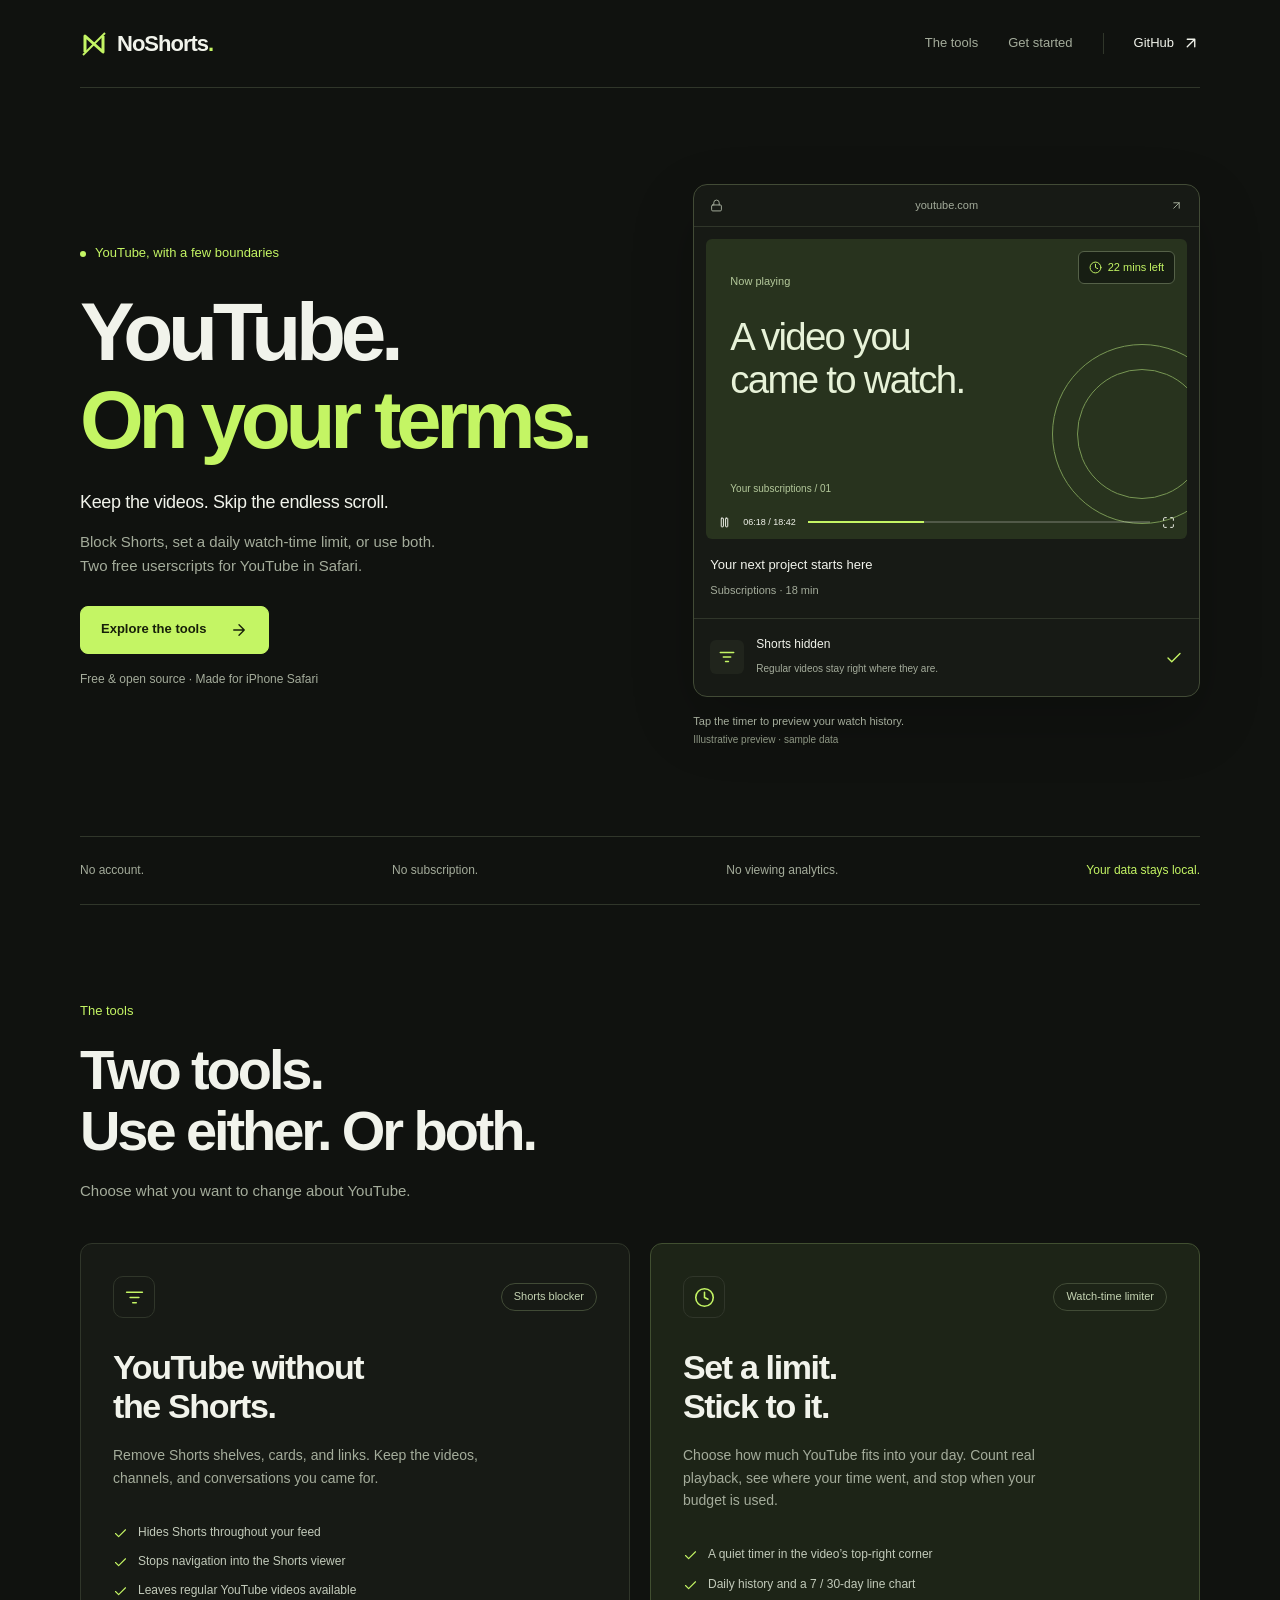
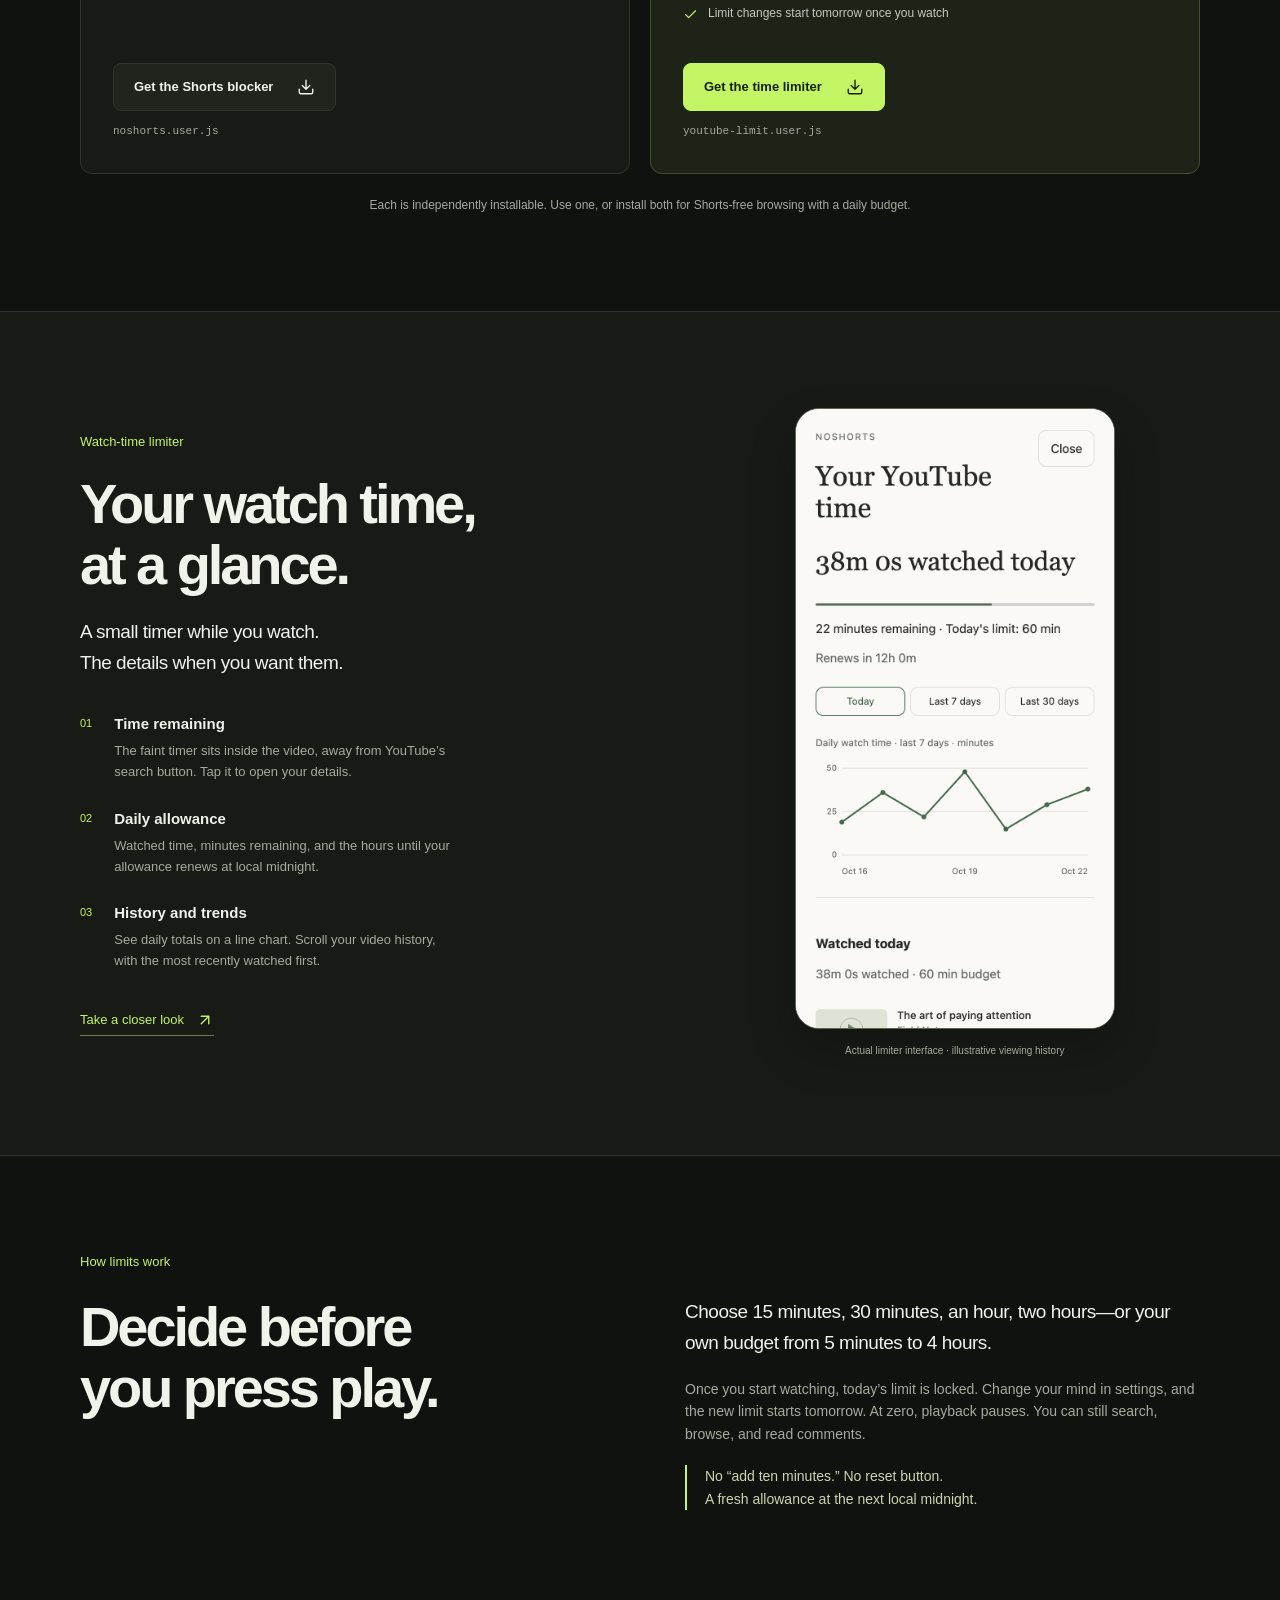
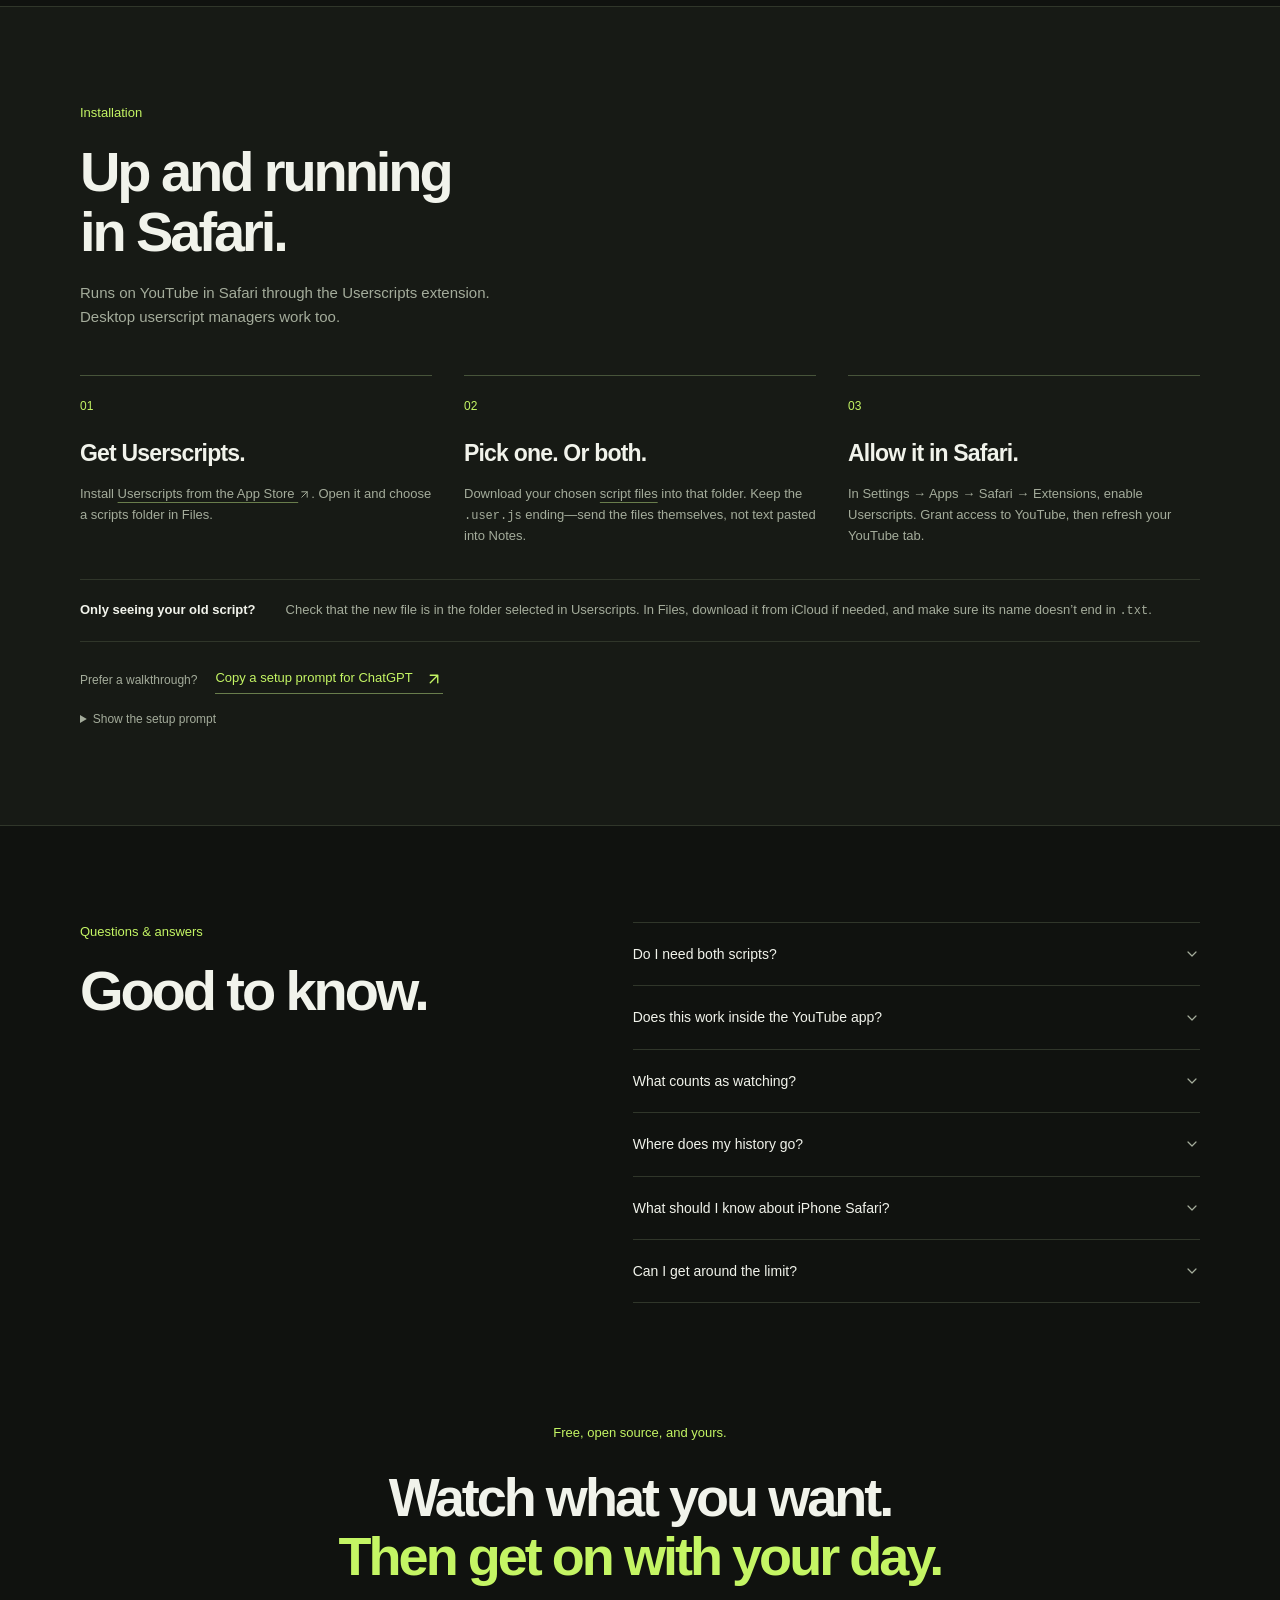
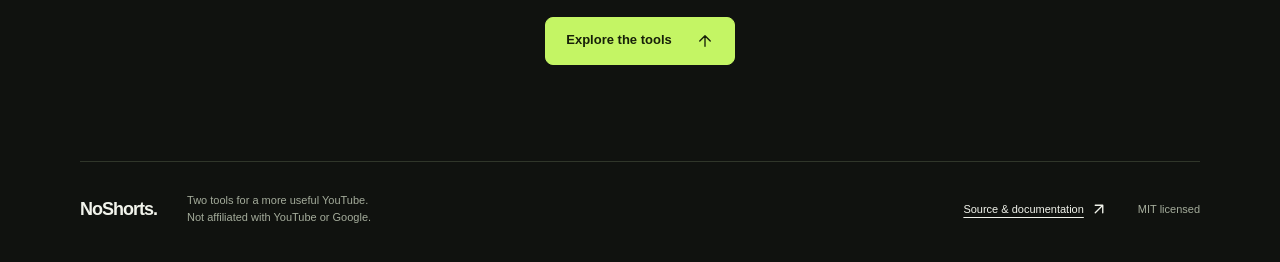
<file: docs/index.html>
<!doctype html>
<html lang="en">
<head>
  <meta charset="utf-8">
  <meta name="viewport" content="width=device-width,initial-scale=1">
  <meta name="theme-color" content="#10120f">
  <title>NoShorts — YouTube, on your terms.</title>
  <meta name="description" content="Two small tools for a quieter YouTube: remove Shorts, set a daily watch-time budget, or use both. Free, open source, and made for iPhone Safari.">
  <link rel="canonical" href="https://mithatakbulut.github.io/noshorts/">
  <meta property="og:title" content="NoShorts — YouTube, on your terms.">
  <meta property="og:description" content="Keep the useful parts of YouTube. Remove Shorts, choose a daily watch-time budget, or use both.">
  <meta property="og:type" content="website">
  <meta property="og:url" content="https://mithatakbulut.github.io/noshorts/">
  <meta name="twitter:card" content="summary">
  <meta name="twitter:title" content="NoShorts — YouTube, on your terms.">
  <meta name="twitter:description" content="Two independent, free tools for a quieter YouTube. Made for iPhone Safari.">
  <link rel="stylesheet" href="./assets/site.css">
  <script src="./assets/site.js" defer></script>
  <script type="application/ld+json">
  {"@context":"https://schema.org","@type":"SoftwareApplication","name":"NoShorts","applicationCategory":"BrowserApplication","operatingSystem":"iOS, iPadOS, macOS, Windows, Linux","description":"Two independently installable userscripts: a YouTube Shorts blocker and a daily watch-time limiter.","url":"https://mithatakbulut.github.io/noshorts/","isAccessibleForFree":true,"offers":{"@type":"Offer","price":"0","priceCurrency":"USD"},"license":"https://opensource.org/license/mit","codeRepository":"https://github.com/mithatakbulut/noshorts"}
  </script>
</head>
<body>
  <!-- Lucide SVG icons; license: assets/lucide-LICENSE.txt -->
  <a class="skip" href="#main">Skip to content</a>
  <header class="site-header wrap">
    <a class="brand" href="./" aria-label="NoShorts home"><svg viewBox="0 0 28 28" width="28" height="28" aria-hidden="true"><path d="M5 22V6l18 16V6" fill="none" stroke="currentColor" stroke-width="3" stroke-linejoin="round"/><path d="M3 25 25 3" stroke="currentColor" stroke-width="2"/></svg>NoShorts<span class="brand-dot">.</span></a>
    <nav aria-label="Main navigation"><a href="#tools">The tools</a><a href="#install">Get started</a><a class="github-link" href="https://github.com/mithatakbulut/noshorts">GitHub <svg class="icon" viewBox="0 0 24 24" fill="none" stroke="currentColor" stroke-width="1.8" stroke-linecap="round" stroke-linejoin="round" aria-hidden="true"><path d="M7 7h10v10M7 17 17 7"/></svg></a></nav>
  </header>
  <main id="main">
    <section class="hero wrap" aria-labelledby="hero-title">
      <div class="hero-copy">
        <p class="eyebrow"><span class="small-dot"></span> YouTube, with a few boundaries</p>
        <h1 id="hero-title">YouTube.<br><em>On your terms.</em></h1>
        <p class="hero-lead">Keep the videos. Skip the endless scroll.</p>
        <p class="hero-description">Block Shorts, set a daily watch-time limit, or use both. Two free userscripts for YouTube in Safari.</p>
        <a class="button primary" href="#tools">Explore the tools <svg class="icon" viewBox="0 0 24 24" fill="none" stroke="currentColor" stroke-width="1.8" stroke-linecap="round" stroke-linejoin="round" aria-hidden="true"><path d="M5 12h14m-7-7 7 7-7 7"/></svg></a>
        <p class="hero-note">Free & open source · Made for iPhone Safari</p>
      </div>
      <div class="hero-visual">
        <div class="browser-demo" aria-label="Illustrative YouTube preview">
          <div class="browser-top"><svg class="icon" viewBox="0 0 24 24" fill="none" stroke="currentColor" stroke-width="1.8" stroke-linecap="round" stroke-linejoin="round" aria-hidden="true"><rect x="3" y="11" width="18" height="11" rx="2"/><path d="M7 11V7a5 5 0 0 1 10 0v4"/></svg><span>youtube.com</span><svg class="icon" viewBox="0 0 24 24" fill="none" stroke="currentColor" stroke-width="1.8" stroke-linecap="round" stroke-linejoin="round" aria-hidden="true"><path d="M7 7h10v10M7 17 17 7"/></svg></div>
          <div class="demo-player">
            <div class="film-art" aria-hidden="true"><span class="film-kicker">Now playing</span><span class="film-title">A video you<br>came to watch.</span><span class="film-orbit"></span><span class="film-bottom">Your subscriptions / 01</span></div>
            <button class="timer" type="button" data-open-preview aria-label="Preview the NoShorts time drawer"><svg class="icon" viewBox="0 0 24 24" fill="none" stroke="currentColor" stroke-width="1.8" stroke-linecap="round" stroke-linejoin="round" aria-hidden="true"><circle cx="12" cy="12" r="10"/><path d="M12 6v6l4 2"/></svg> 22 mins left</button>
            <div class="player-controls" aria-hidden="true"><svg class="icon" viewBox="0 0 24 24" fill="none" stroke="currentColor" stroke-width="1.8" stroke-linecap="round" stroke-linejoin="round" aria-hidden="true"><rect x="14" y="4" width="4" height="16" rx="1"/><rect x="6" y="4" width="4" height="16" rx="1"/></svg><span>06:18 / 18:42</span><span class="control-track"></span><svg class="icon" viewBox="0 0 24 24" fill="none" stroke="currentColor" stroke-width="1.8" stroke-linecap="round" stroke-linejoin="round" aria-hidden="true"><path d="M8 3H5a2 2 0 0 0-2 2v3m18 0V5a2 2 0 0 0-2-2h-3m0 18h3a2 2 0 0 0 2-2v-3M3 16v3a2 2 0 0 0 2 2h3"/></svg></div>
          </div>
          <div class="demo-video-info"><strong>Your next project starts here</strong><span>Subscriptions · 18 min</span></div>
          <div class="quiet-feed"><span class="removed-icon"><svg class="icon" viewBox="0 0 24 24" fill="none" stroke="currentColor" stroke-width="1.8" stroke-linecap="round" stroke-linejoin="round" aria-hidden="true"><path d="M3 6h18M7 12h10m-7 6h4"/></svg></span><div><strong>Shorts hidden</strong><span>Regular videos stay right where they are.</span></div><span class="quiet-check"><svg class="icon" viewBox="0 0 24 24" fill="none" stroke="currentColor" stroke-width="1.8" stroke-linecap="round" stroke-linejoin="round" aria-hidden="true"><path d="m20 6-11 11-5-5"/></svg></span></div>
        </div>
        <p class="visual-caption">Tap the timer to preview your watch history.<span class="sample-label">Illustrative preview · sample data</span></p>

      </div>
    </section>
    <div class="principles wrap" aria-label="Project principles"><span>No account.</span><span>No subscription.</span><span>No viewing analytics.</span><span>Your data stays local.</span></div>

    <section class="tools wrap section-space" id="tools" aria-labelledby="tools-title">
      <div class="section-heading"><p class="eyebrow">The tools</p><h2 id="tools-title">Two tools.<br>Use either. Or both.</h2><p>Choose what you want to change about YouTube.</p></div>
      <div class="tool-grid">
        <article class="tool tool-shorts">
          <div class="tool-top"><span class="tool-icon"><svg class="icon" viewBox="0 0 24 24" fill="none" stroke="currentColor" stroke-width="1.8" stroke-linecap="round" stroke-linejoin="round" aria-hidden="true"><path d="M3 6h18M7 12h10m-7 6h4"/></svg></span><span class="pill">Shorts blocker</span></div>
          <h3>YouTube without<br>the Shorts.</h3>
          <p>Remove Shorts shelves, cards, and links. Keep the videos, channels, and conversations you came for.</p>
          <ul><li><svg class="icon" viewBox="0 0 24 24" fill="none" stroke="currentColor" stroke-width="1.8" stroke-linecap="round" stroke-linejoin="round" aria-hidden="true"><path d="m20 6-11 11-5-5"/></svg>Hides Shorts throughout your feed</li><li><svg class="icon" viewBox="0 0 24 24" fill="none" stroke="currentColor" stroke-width="1.8" stroke-linecap="round" stroke-linejoin="round" aria-hidden="true"><path d="m20 6-11 11-5-5"/></svg>Stops navigation into the Shorts viewer</li><li><svg class="icon" viewBox="0 0 24 24" fill="none" stroke="currentColor" stroke-width="1.8" stroke-linecap="round" stroke-linejoin="round" aria-hidden="true"><path d="m20 6-11 11-5-5"/></svg>Leaves regular YouTube videos available</li></ul>
          <a class="button secondary" href="https://raw.githubusercontent.com/mithatakbulut/noshorts/main/noshorts.user.js">Get the Shorts blocker <svg class="icon" viewBox="0 0 24 24" fill="none" stroke="currentColor" stroke-width="1.8" stroke-linecap="round" stroke-linejoin="round" aria-hidden="true"><path d="M21 15v4a2 2 0 0 1-2 2H5a2 2 0 0 1-2-2v-4M7 10l5 5 5-5M12 15V3"/></svg></a>
          <code>noshorts.user.js</code>
        </article>
        <article class="tool tool-limit">
          <div class="tool-top"><span class="tool-icon"><svg class="icon" viewBox="0 0 24 24" fill="none" stroke="currentColor" stroke-width="1.8" stroke-linecap="round" stroke-linejoin="round" aria-hidden="true"><circle cx="12" cy="12" r="10"/><path d="M12 6v6l4 2"/></svg></span><span class="pill">Watch-time limiter</span></div>
          <h3>Set a limit.<br>Stick to it.</h3>
          <p>Choose how much YouTube fits into your day. Count real playback, see where your time went, and stop when your budget is used.</p>
          <ul><li><svg class="icon" viewBox="0 0 24 24" fill="none" stroke="currentColor" stroke-width="1.8" stroke-linecap="round" stroke-linejoin="round" aria-hidden="true"><path d="m20 6-11 11-5-5"/></svg>A quiet timer in the video’s top-right corner</li><li><svg class="icon" viewBox="0 0 24 24" fill="none" stroke="currentColor" stroke-width="1.8" stroke-linecap="round" stroke-linejoin="round" aria-hidden="true"><path d="m20 6-11 11-5-5"/></svg>Daily history and a 7 / 30-day line chart</li><li><svg class="icon" viewBox="0 0 24 24" fill="none" stroke="currentColor" stroke-width="1.8" stroke-linecap="round" stroke-linejoin="round" aria-hidden="true"><path d="m20 6-11 11-5-5"/></svg>Limit changes start tomorrow once you watch</li></ul>
          <a class="button primary" href="https://raw.githubusercontent.com/mithatakbulut/noshorts/main/youtube-limit.user.js">Get the time limiter <svg class="icon" viewBox="0 0 24 24" fill="none" stroke="currentColor" stroke-width="1.8" stroke-linecap="round" stroke-linejoin="round" aria-hidden="true"><path d="M21 15v4a2 2 0 0 1-2 2H5a2 2 0 0 1-2-2v-4M7 10l5 5 5-5M12 15V3"/></svg></a>
          <code>youtube-limit.user.js</code>
        </article>
      </div>
      <p class="tools-footnote">Each is independently installable. Use one, or install both for Shorts-free browsing with a daily budget.</p>
    </section>

    <section class="widget-section section-space" id="preview" aria-labelledby="widget-title">
      <div class="wrap widget-grid">
        <div class="widget-copy"><p class="eyebrow">Watch-time limiter</p><h2 id="widget-title">Your watch time,<br>at a glance.</h2><p class="section-lead">A small timer while you watch.<br>The details when you want them.</p>
          <ol class="detail-list"><li><span>01</span><div><h3>Time remaining</h3><p>The faint timer sits inside the video, away from YouTube’s search button. Tap it to open your details.</p></div></li><li><span>02</span><div><h3>Daily allowance</h3><p>Watched time, minutes remaining, and the hours until your allowance renews at local midnight.</p></div></li><li><span>03</span><div><h3>History and trends</h3><p>See daily totals on a line chart. Scroll your video history, with the most recently watched first.</p></div></li></ol>
          <button class="text-button" type="button" data-open-preview>Take a closer look <svg class="icon" viewBox="0 0 24 24" fill="none" stroke="currentColor" stroke-width="1.8" stroke-linecap="round" stroke-linejoin="round" aria-hidden="true"><path d="M7 7h10v10M7 17 17 7"/></svg></button>
        </div>
        <figure class="drawer-figure"><div class="screenshot-shell"><img src="./assets/widget-drawer.png" width="390" height="760" alt="Example of the NoShorts drawer: 38 minutes watched, 22 minutes remaining, a renewal countdown, a daily watch-time line chart, and recent videos." loading="lazy"></div><figcaption>Actual limiter interface · illustrative viewing history</figcaption></figure>
      </div>
    </section>

    <section class="rules wrap section-space" aria-labelledby="rules-title"><p class="eyebrow">How limits work</p><div class="rules-grid"><h2 id="rules-title">Decide before<br>you press play.</h2><div><p class="section-lead">Choose 15 minutes, 30 minutes, an hour, two hours—or your own budget from 5 minutes to 4 hours.</p><p>Once you start watching, today’s limit is locked. Change your mind in settings, and the new limit starts tomorrow. At zero, playback pauses. You can still search, browse, and read comments.</p><p class="rule-note">No “add ten minutes.” No reset button.<br>A fresh allowance at the next local midnight.</p></div></div></section>

    <section class="install-section section-space" id="install" aria-labelledby="install-title"><div class="wrap"><div class="section-heading"><p class="eyebrow">Installation</p><h2 id="install-title">Up and running<br>in Safari.</h2><p>Runs on YouTube in Safari through the Userscripts extension.<br>Desktop userscript managers work too.</p></div>
      <ol class="install-steps"><li><span>01</span><h3>Get Userscripts.</h3><p>Install <a href="https://apps.apple.com/app/userscripts/id1463298887">Userscripts from the App Store <svg class="icon" viewBox="0 0 24 24" fill="none" stroke="currentColor" stroke-width="1.8" stroke-linecap="round" stroke-linejoin="round" aria-hidden="true"><path d="M7 7h10v10M7 17 17 7"/></svg></a>. Open it and choose a scripts folder in Files.</p></li><li><span>02</span><h3>Pick one. Or both.</h3><p>Download your chosen <a href="#tools">script files</a> into that folder. Keep the <code>.user.js</code> ending—send the files themselves, not text pasted into Notes.</p></li><li><span>03</span><h3>Allow it in Safari.</h3><p>In Settings → Apps → Safari → Extensions, enable Userscripts. Grant access to YouTube, then refresh your YouTube tab.</p></li></ol>
      <div class="setup-note"><strong>Only seeing your old script?</strong><p>Check that the new file is in the folder selected in Userscripts. In Files, download it from iCloud if needed, and make sure its name doesn’t end in <code>.txt</code>.</p></div>
      <div class="help-row"><p>Prefer a walkthrough?</p><button class="text-button" id="copy-help" type="button">Copy a setup prompt for ChatGPT <svg class="icon" viewBox="0 0 24 24" fill="none" stroke="currentColor" stroke-width="1.8" stroke-linecap="round" stroke-linejoin="round" aria-hidden="true"><path d="M7 7h10v10M7 17 17 7"/></svg></button><span id="copy-status" role="status"></span></div>
      <details class="prompt-fallback"><summary>Show the setup prompt</summary><pre id="setup-prompt">Help me install NoShorts on my iPhone using the Userscripts Safari extension. I want to choose between its Shorts blocker and daily watch-time limiter, or install both. Guide me through saving the .user.js files and enabling them on YouTube. Project: https://github.com/mithatakbulut/noshorts</pre></details>
    </div></section>

    <section class="faq wrap section-space" aria-labelledby="faq-title"><div class="section-heading"><p class="eyebrow">Questions & answers</p><h2 id="faq-title">Good to know.</h2></div><div class="faq-list">
      <details><summary>Do I need both scripts?<svg class="icon" viewBox="0 0 24 24" fill="none" stroke="currentColor" stroke-width="1.8" stroke-linecap="round" stroke-linejoin="round" aria-hidden="true"><path d="m6 9 6 6 6-6"/></svg></summary><p>No. The Shorts blocker removes Shorts. The time limiter manages normal video playback with a daily budget. Neither depends on the other.</p></details>
      <details><summary>Does this work inside the YouTube app?<svg class="icon" viewBox="0 0 24 24" fill="none" stroke="currentColor" stroke-width="1.8" stroke-linecap="round" stroke-linejoin="round" aria-hidden="true"><path d="m6 9 6 6 6-6"/></svg></summary><p>No. Use YouTube in Safari on iPhone or iPad. On desktop, use a userscript manager with the supported GM storage APIs. See the <a href="https://github.com/mithatakbulut/noshorts#desktop-installation">desktop instructions</a>.</p></details>
      <details><summary>What counts as watching?<svg class="icon" viewBox="0 0 24 24" fill="none" stroke="currentColor" stroke-width="1.8" stroke-linecap="round" stroke-linejoin="round" aria-hidden="true"><path d="m6 9 6 6 6-6"/></svg></summary><p>Actual playback of normal videos on YouTube watch pages. Pausing, browsing, seeking, and buffering do not consume your budget. At 2× speed, a real minute still counts as one minute. Background playback counts while Safari continues running the script.</p></details>
      <details><summary>Where does my history go?<svg class="icon" viewBox="0 0 24 24" fill="none" stroke="currentColor" stroke-width="1.8" stroke-linecap="round" stroke-linejoin="round" aria-hidden="true"><path d="m6 9 6 6 6-6"/></svg></summary><p>It stays in your userscript manager’s local storage. No viewing analytics or external account. History thumbnails load from YouTube. Data is not automatically shared across devices or browser profiles.</p></details>
      <details><summary>What should I know about iPhone Safari?<svg class="icon" viewBox="0 0 24 24" fill="none" stroke="currentColor" stroke-width="1.8" stroke-linecap="round" stroke-linejoin="round" aria-hidden="true"><path d="m6 9 6 6 6-6"/></svg></summary><p>Native fullscreen can hide custom overlays. iOS may suspend the script in the background; long suspension gaps are discarded to avoid phantom watch time, which can undercount playback. Multiple tabs can briefly overshoot a budget. Real-device compatibility checks are ongoing.</p></details>
      <details><summary>Can I get around the limit?<svg class="icon" viewBox="0 0 24 24" fill="none" stroke="currentColor" stroke-width="1.8" stroke-linecap="round" stroke-linejoin="round" aria-hidden="true"><path d="m6 9 6 6 6-6"/></svg></summary><p>This is a tool for your own intentions, not a tamper-proof lock. Changing settings after playback won’t extend today’s budget, but disabling the script, clearing storage, or changing your device clock can bypass it. <a href="https://github.com/mithatakbulut/noshorts#platform-limitations">Read the limitations</a>.</p></details>
    </div></section>
    <section class="closing wrap"><p class="eyebrow">Free, open source, and yours.</p><h2>Watch what you want.<br><em>Then get on with your day.</em></h2><a class="button primary" href="#tools">Explore the tools <svg class="icon" viewBox="0 0 24 24" fill="none" stroke="currentColor" stroke-width="1.8" stroke-linecap="round" stroke-linejoin="round" aria-hidden="true"><path d="m5 12 7-7 7 7M12 19V5"/></svg></a></section>
  </main>
  <footer class="wrap"><a class="brand" href="./">NoShorts.</a><p>Two tools for a more useful YouTube.<br>Not affiliated with YouTube or Google.</p><a href="https://github.com/mithatakbulut/noshorts">Source & documentation <svg class="icon" viewBox="0 0 24 24" fill="none" stroke="currentColor" stroke-width="1.8" stroke-linecap="round" stroke-linejoin="round" aria-hidden="true"><path d="M7 7h10v10M7 17 17 7"/></svg></a><span>MIT licensed</span></footer>
  <dialog id="widget-dialog" aria-labelledby="preview-title"><div class="preview-heading"><div><p class="eyebrow">NoShorts / Time limiter</p><h2 id="preview-title">Watch-time drawer</h2></div><button class="close-preview" type="button" aria-label="Close widget preview">Close <svg class="icon" viewBox="0 0 24 24" fill="none" stroke="currentColor" stroke-width="1.8" stroke-linecap="round" stroke-linejoin="round" aria-hidden="true"><path d="M18 6 6 18M6 6l12 12"/></svg></button></div><p class="preview-description">The actual drawer, with sample viewing history. The website does not track your watching.</p><img src="./assets/widget-drawer.png" width="390" height="760" alt="NoShorts time drawer showing the daily budget, renewal countdown, seven-day chart, and scrollable recent videos."></dialog>
</body>
</html>
</file>
<file: docs/assets/site.css>
:root {
  color-scheme: dark;
  --paper: #10120f;
  --surface: #171a15;
  --raised: #20241c;
  --ink: #f1f3eb;
  --muted: #a4ac9b;
  --line: #30362a;
  --accent: #c4f564;
  font-family: -apple-system, BlinkMacSystemFont, 'Segoe UI', sans-serif;
  font-size: 16px;
  color: var(--ink);
  background: var(--paper);
}
* { box-sizing: border-box; }
html { scroll-behavior: smooth; scroll-padding-top: 32px; }
body { margin: 0; line-height: 1.6; }
a { color: inherit; text-underline-offset: 4px; }
button { font: inherit; color: inherit; cursor: pointer; }
a, button, summary { touch-action: manipulation; }
:where(a, button, summary):focus-visible { outline: 2px solid var(--accent); outline-offset: 5px; }
img, svg { max-width: 100%; }
h1, h2, h3, p, figure { margin: 0; }
h1, h2, h3 { font-weight: 550; }
h1, h2 { letter-spacing: -.055em; line-height: 1.08; text-wrap: balance; }
h1 em, h2 em { font-style: normal; color: var(--accent); }
h2 { font-size: clamp(34px, 4.5vw, 56px); }
p { color: var(--muted); }
.icon { width: 18px; height: 18px; flex-shrink: 0; vertical-align: middle; }
.wrap { width: min(1120px, calc(100% - 80px)); margin-inline: auto; }
.section-space { padding-block: 96px; }
.eyebrow { font-size: 13px; font-weight: 500; color: var(--accent); }
.skip { position: fixed; top: -100px; left: 16px; background: var(--paper); padding: 12px; z-index: 10; }
.skip:focus { top: 12px; }
.site-header { height: 88px; display: flex; align-items: center; justify-content: space-between; border-bottom: 1px solid var(--line); }
.brand { display: inline-flex; align-items: center; gap: 9px; font-size: 22px; font-weight: 650; letter-spacing: -1px; text-decoration: none; }
.brand > svg { color: var(--accent); }
.brand-dot { margin-left: -9px; color: var(--accent); }
nav { display: flex; align-items: center; gap: 30px; font-size: 13px; }
nav a { text-decoration: none; color: var(--muted); }
nav a:hover { color: var(--accent); }
.github-link { display: inline-flex; align-items: center; gap: 8px; border-left: 1px solid var(--line); padding-left: 30px; color: var(--ink); }
.hero { display: grid; grid-template-columns: 1.1fr 1fr; gap: 56px; align-items: center; padding-block: 96px 88px; }
.hero-copy .eyebrow { display: flex; align-items: center; gap: 9px; }
.small-dot { width: 6px; height: 6px; background: var(--accent); border-radius: 50%; }
h1 { font-size: clamp(56px, 6.4vw, 84px); margin: 24px 0; letter-spacing: -.065em; }
.hero-lead { font-size: 18px; line-height: 1.5; color: var(--ink); letter-spacing: -.02em; }
.hero-description { font-size: 15px; max-width: 380px; margin-top: 14px; }
.button { display: inline-flex; justify-content: center; align-items: center; gap: 24px; min-height: 48px; border: 1px solid var(--line); border-radius: 8px; font-size: 13px; font-weight: 600; text-decoration: none; padding: 12px 20px; transition: background .15s, border-color .15s; }
.primary { background: var(--accent); border-color: var(--accent); color: #172009; }
.primary:hover { background: #d5ff88; border-color: #d5ff88; }
.secondary { background: var(--raised); color: var(--ink); }
.secondary:hover { background: #2a3023; border-color: #5e6b4b; }
.hero .button { margin-top: 28px; }
.hero-note { font-size: 12px; margin-top: 16px; }
.hero-visual { min-width: 0; }
.browser-demo { border: 1px solid #424b36; border-radius: 14px; overflow: hidden; background: var(--surface); box-shadow: 0 24px 64px #0003; }
.browser-top { display: flex; justify-content: space-between; align-items: center; height: 42px; padding: 0 16px; font-size: 11px; color: var(--muted); border-bottom: 1px solid var(--line); }
.browser-top .icon { width: 13px; height: 13px; }
.demo-player { position: relative; margin: 12px 12px 0; background: #28331e; color: var(--ink); overflow: hidden; aspect-ratio: 16/10; border-radius: 6px; }
.film-art { position: absolute; inset: 0; padding: 28px 24px; }
.film-kicker { font-size: 11px; color: #b4c99b; }
.film-title { display: block; position: relative; z-index: 1; font-size: clamp(25px, 3vw, 39px); font-weight: 500; line-height: 1.12; letter-spacing: -.045em; margin-top: 22px; color: #e7f2d8; }
.film-orbit { position: absolute; right: -45px; top: 35%; width: 180px; height: 180px; border: 1px solid #789754; border-radius: 50%; }
.film-orbit:after { content: ''; position: absolute; inset: 24px; border: 1px solid #789754; border-radius: 50%; }
.film-bottom { position: absolute; bottom: 42px; left: 24px; font-size: 10px; color: #b4c99b; }
.timer { position: absolute; right: 12px; top: 12px; z-index: 2; display: inline-flex; align-items: center; gap: 6px; border: 1px solid #556148; background: #171e13; color: var(--accent); border-radius: 6px; padding: 7px 10px; font-size: 11px; line-height: 1.5; }
.timer .icon { width: 13px; height: 13px; }
.timer:hover { background: #29351f; }
.player-controls { position: absolute; inset: auto 12px 10px; display: flex; gap: 12px; align-items: center; font-size: 9px; }
.player-controls .icon { width: 13px; height: 13px; }
.control-track { height: 2px; flex: 1; background: #ffffff30; }
.control-track:before { content: ''; display: block; height: 2px; width: 34%; background: var(--accent); }
.demo-video-info { padding: 16px; }
.demo-video-info strong { font-size: 13px; font-weight: 500; display: block; }
.demo-video-info span { font-size: 11px; color: var(--muted); }
.quiet-feed { display: flex; gap: 12px; align-items: center; border-top: 1px solid var(--line); padding: 16px; }
.removed-icon { display: grid; place-items: center; background: var(--raised); border-radius: 6px; width: 34px; height: 34px; color: var(--accent); flex-shrink: 0; }
.quiet-feed strong { display: block; font-size: 12px; font-weight: 500; }
.quiet-feed div > span { font-size: 10px; color: var(--muted); }
.quiet-check { margin-left: auto; color: var(--accent); }
.visual-caption { font-size: 11px; margin-top: 16px; }
.sample-label { display: block; font-size: 10px; color: #8d9683; margin-top: 2px; }
.principles { display: flex; justify-content: space-between; gap: 16px; padding: 24px 0; border-block: 1px solid var(--line); font-size: 12px; color: var(--muted); }
.principles span:last-child { color: var(--accent); }
.section-heading h2 { margin: 18px 0; }
.section-heading > p:last-child { font-size: 15px; }
.tool-grid { display: grid; grid-template-columns: 1fr 1fr; gap: 20px; margin-top: 40px; }
.tool { padding: 32px; display: flex; align-items: flex-start; flex-direction: column; border: 1px solid var(--line); border-radius: 12px; background: var(--surface); }
.tool-limit { background: #1d2417; border-color: #414f31; }
.tool-top { display: flex; align-items: center; justify-content: space-between; width: 100%; margin-bottom: 30px; }
.tool-icon { display: grid; place-items: center; width: 42px; height: 42px; border: 1px solid var(--line); border-radius: 10px; color: var(--accent); }
.tool-icon .icon { width: 21px; height: 21px; }
.pill { font-size: 11px; border: 1px solid #414b36; border-radius: 20px; padding: 4px 12px; color: #c4d3b2; }
.tool h3 { font-size: 34px; letter-spacing: -.04em; line-height: 1.15; margin-bottom: 18px; }
.tool > p { font-size: 14px; max-width: 385px; }
.tool ul { font-size: 12px; list-style: none; padding: 0; margin: 24px 0 30px; }
.tool li { margin: 10px 0; display: flex; align-items: flex-start; gap: 10px; color: #c2caba; }
.tool li .icon { width: 15px; height: 15px; margin-top: 3px; color: var(--accent); }
.tool .button { margin-top: auto; }
.tool code { font-size: 11px; color: var(--muted); margin-top: 12px; }
.tools-footnote { font-size: 12px; text-align: center; margin-top: 22px; }
.widget-section { background: var(--surface); border-block: 1px solid var(--line); }
.widget-grid { display: grid; grid-template-columns: 1.1fr 1fr; gap: 90px; align-items: center; }
.widget-copy h2 { margin: 22px 0; }
.section-lead { font-size: 19px; letter-spacing: -.025em; line-height: 1.6; color: var(--ink); }
.detail-list { list-style: none; padding: 0; margin: 34px 0; }
.detail-list li { display: flex; gap: 22px; margin-top: 24px; }
.detail-list li > span { font-size: 11px; color: var(--accent); padding-top: 3px; }
.detail-list h3 { font-size: 15px; margin-bottom: 5px; }
.detail-list p { font-size: 13px; max-width: 340px; }
.text-button { display: inline-flex; align-items: center; gap: 12px; border: 0; background: none; padding: 0 0 4px; border-bottom: 1px solid #697d4c; color: var(--accent); font-size: 13px; text-align: left; }
.drawer-figure { max-width: 320px; justify-self: center; }
.screenshot-shell { overflow: hidden; border: 1px solid #5b6550; border-radius: 24px; box-shadow: 0 22px 48px #0003; background: #faf9f6; }
.screenshot-shell img { display: block; width: 100%; height: auto; }
.drawer-figure figcaption { font-size: 10px; text-align: center; margin-top: 14px; color: var(--muted); }
.rules > .eyebrow { margin-bottom: 24px; }
.rules-grid { display: grid; grid-template-columns: 1fr 1fr; gap: 90px; }
.rules-grid p + p { margin-top: 20px; font-size: 14px; }
.rules-grid .rule-note { border-left: 2px solid var(--accent); padding-left: 18px; color: #c6d7b0; }
.install-section { background: var(--surface); border-block: 1px solid var(--line); }
.install-steps { display: grid; grid-template-columns: repeat(3, 1fr); gap: 32px; list-style: none; margin: 46px 0 32px; padding: 0; }
.install-steps li { border-top: 1px solid #47543a; padding-top: 16px; }
.install-steps li > span { font-size: 12px; color: var(--accent); }
.install-steps h3 { font-size: 23px; letter-spacing: -.035em; margin: 18px 0 12px; }
.install-steps p { font-size: 13px; }
.install-steps a { text-decoration-color: #697d4c; }
.install-steps a .icon { width: 13px; height: 13px; }
.install-steps code, .setup-note code { font-size: 12px; }
.setup-note { display: flex; gap: 30px; align-items: baseline; border-block: 1px solid var(--line); padding: 20px 0; }
.setup-note strong { font-size: 13px; white-space: nowrap; font-weight: 550; }
.setup-note p { font-size: 13px; }
.help-row { display: flex; gap: 18px; align-items: center; margin-top: 26px; flex-wrap: wrap; }
.help-row p, .help-row [role=status] { font-size: 12px; }
.prompt-fallback { font-size: 12px; color: var(--muted); margin-top: 16px; }
.prompt-fallback summary { cursor: pointer; }
.prompt-fallback pre { white-space: pre-wrap; overflow-wrap: anywhere; font: 12px/1.7 ui-monospace, monospace; max-width: 700px; margin: 16px 0 0; }
.faq { display: grid; grid-template-columns: 1fr 1.2fr; gap: 80px; }
.faq-list details { border-bottom: 1px solid var(--line); padding: 20px 0; }
.faq-list details:first-child { border-top: 1px solid var(--line); }
.faq-list summary { display: flex; justify-content: space-between; align-items: center; gap: 20px; cursor: pointer; list-style: none; font-size: 14px; }
.faq-list summary::-webkit-details-marker { display: none; }
.faq-list summary .icon { color: var(--muted); width: 16px; height: 16px; }
.faq-list details[open] summary .icon { transform: rotate(180deg); color: var(--accent); }
.faq-list details p { font-size: 13px; margin-top: 16px; padding-right: 20px; }
.closing { padding: 24px 0 96px; text-align: center; }
.closing h2 { margin: 24px 0 32px; font-size: clamp(32px, 4.3vw, 54px); }
footer { display: flex; align-items: center; gap: 30px; border-top: 1px solid var(--line); padding: 30px 0 36px; }
footer .brand { font-size: 18px; }
footer p { font-size: 11px; }
footer > a:not(.brand) { display: inline-flex; align-items: center; gap: 6px; margin-left: auto; font-size: 11px; }
footer > span { font-size: 11px; color: var(--muted); }
dialog { border: 1px solid #46523a; border-radius: 16px; background: var(--paper); color: var(--ink); width: min(470px, calc(100% - 28px)); max-height: 92dvh; padding: 24px; overscroll-behavior: contain; }
dialog::backdrop { background: #000b; }
.preview-heading { display: flex; align-items: center; justify-content: space-between; gap: 16px; }
.preview-heading h2 { font-size: 27px; margin-top: 10px; }
.close-preview { display: inline-flex; align-items: center; gap: 6px; border: 1px solid var(--line); border-radius: 6px; background: var(--raised); padding: 8px 12px; font-size: 12px; }
.preview-description { font-size: 12px; margin: 18px 0; }
dialog > img { display: block; width: 100%; height: auto; border: 1px solid var(--line); border-radius: 16px; }
@media (max-width: 900px) {
  .wrap { width: calc(100% - 48px); }
  .hero { gap: 28px; padding-top: 64px; }
  h1 { font-size: 60px; }
  .film-art { padding: 20px; }
  .film-title { font-size: 29px; }
  .film-orbit { width: 130px; height: 130px; }
  .film-bottom { left: 20px; bottom: 34px; }
  .widget-grid, .rules-grid { gap: 44px; }
  .tool { padding: 26px; }
  .tool h3 { font-size: 30px; }
  .faq { gap: 40px; }
  footer { gap: 20px; flex-wrap: wrap; }
}
@media (max-width: 650px) {
  .wrap { width: calc(100% - 40px); }
  .site-header { height: 76px; }
  .brand { font-size: 20px; }
  .brand > svg { width: 24px; }
  nav { gap: 18px; font-size: 12px; }
  .github-link { padding-left: 0; border: 0; }
  nav > a:first-child { display: none; }
  .hero { grid-template-columns: 1fr; padding-block: 48px; gap: 40px; }
  .hero-copy .eyebrow { font-size: 12px; }
  h1 { font-size: clamp(46px, 11.8vw, 72px); margin: 22px 0; }
  .hero-lead { font-size: 17px; }
  .hero-description { max-width: 360px; font-size: 14px; }
  .hero-visual { max-width: 460px; width: 100%; justify-self: center; }
  .film-title { font-size: clamp(28px, 8vw, 40px); }
  .film-art { padding: 24px; }
  .film-kicker { font-size: 10px; }
  .film-orbit { width: 150px; height: 150px; }
  .film-bottom { left: 24px; bottom: 36px; font-size: 9px; }
  .principles { display: grid; grid-template-columns: 1fr 1fr; gap: 12px 8px; font-size: 11px; padding: 20px 0; }
  .section-space { padding-block: 60px; }
  .section-heading h2 { margin: 16px 0; }
  .section-heading > p:last-child { font-size: 14px; }
  .tool-grid { grid-template-columns: 1fr; margin-top: 30px; gap: 16px; }
  .tool { padding: 24px; }
  .tool h3 { font-size: 32px; }
  .tool-top { margin-bottom: 26px; }
  .tool .button { width: 100%; justify-content: space-between; gap: 12px; }
  .tools-footnote { text-align: left; }
  .widget-grid, .rules-grid, .faq { grid-template-columns: 1fr; gap: 36px; }
  .drawer-figure { width: min(100%, 300px); }
  .detail-list { margin-top: 28px; }
  .section-lead { font-size: 18px; }
  .install-steps { grid-template-columns: 1fr; gap: 24px; margin-top: 32px; }
  .install-steps h3 { margin: 10px 0; }
  .setup-note { display: block; }
  .setup-note p { margin-top: 8px; }
  .help-row { gap: 10px 16px; }
  .faq { gap: 24px; }
  .closing { padding: 12px 0 64px; }
  footer { gap: 18px 24px; padding: 26px 0; }
  footer .brand, footer p { width: 100%; }
  footer > a:not(.brand) { margin-left: 0; }
  .preview-heading { align-items: flex-start; }
  .preview-heading h2 { font-size: 23px; }
  .close-preview { padding: 8px; }
}
@media (prefers-reduced-motion: reduce) {
  html { scroll-behavior: auto; }
  *, *:before, *:after { transition: none !important; }
}
</file>
